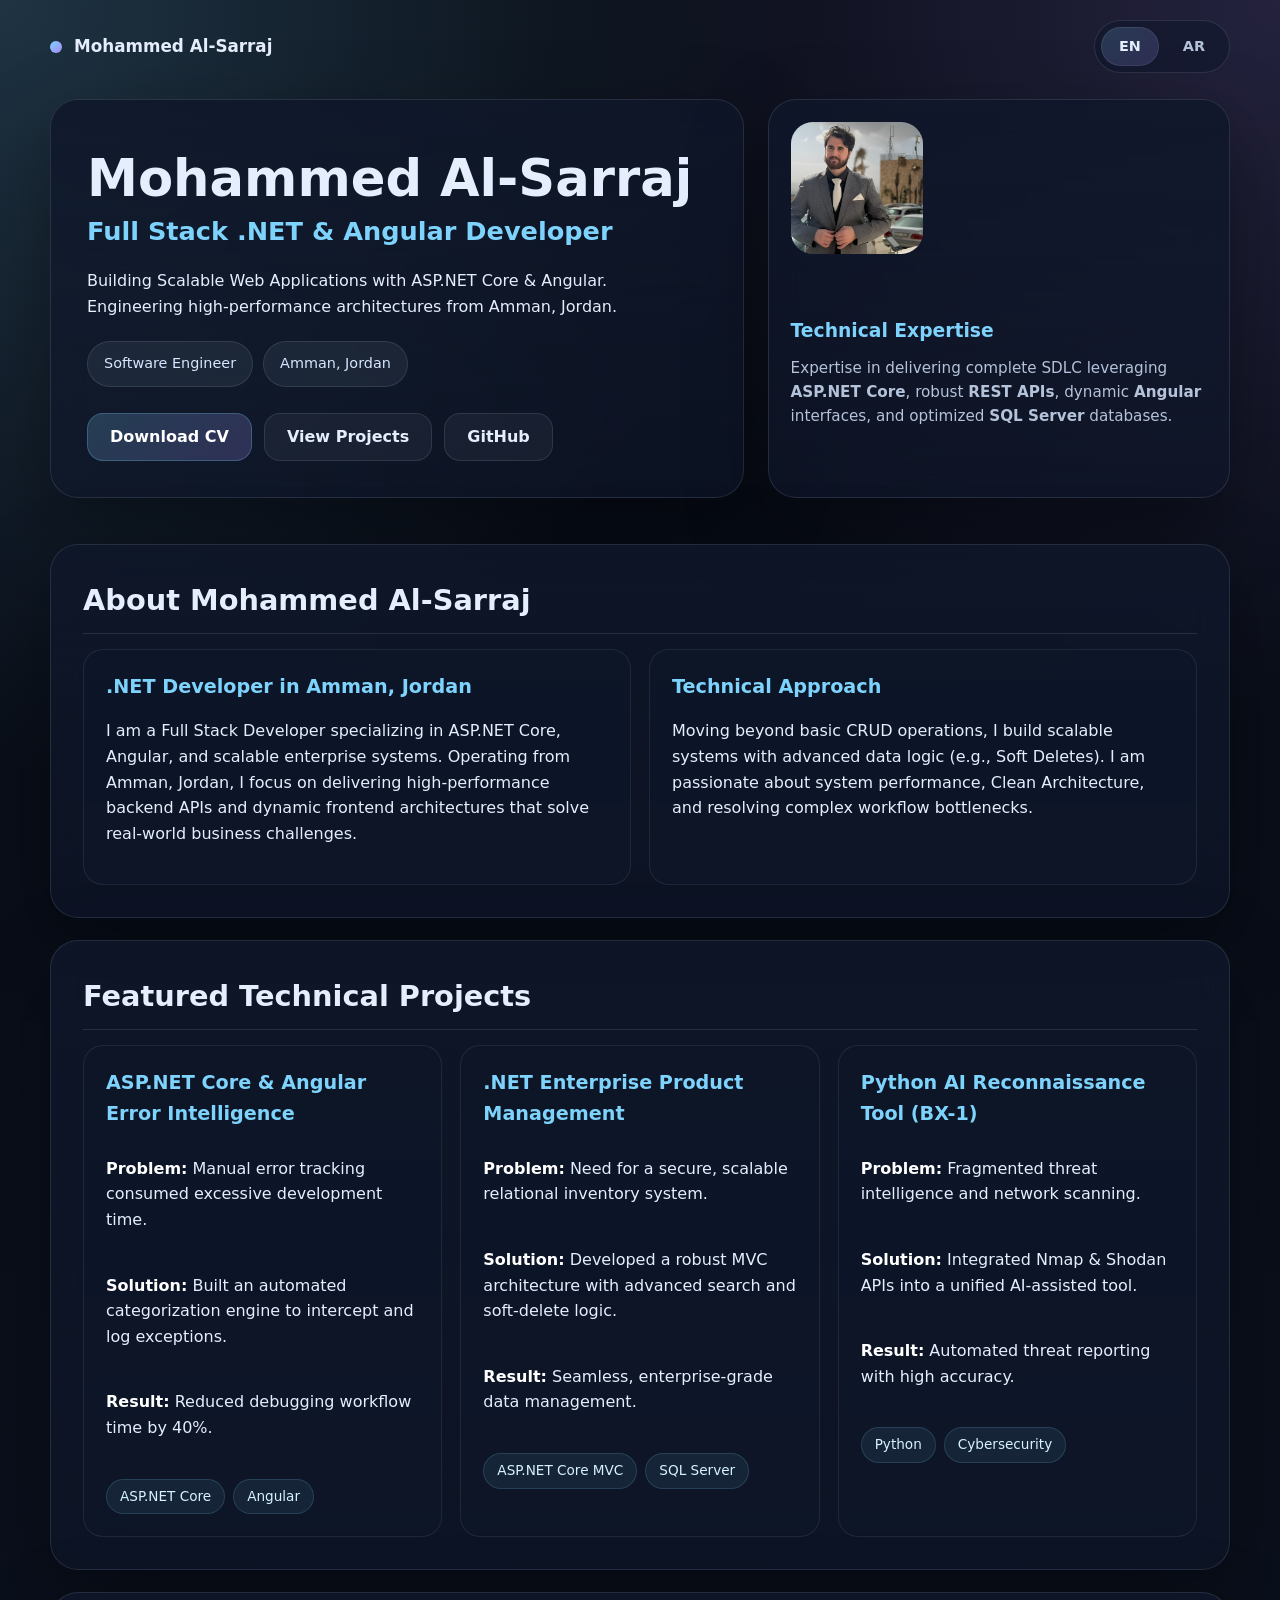
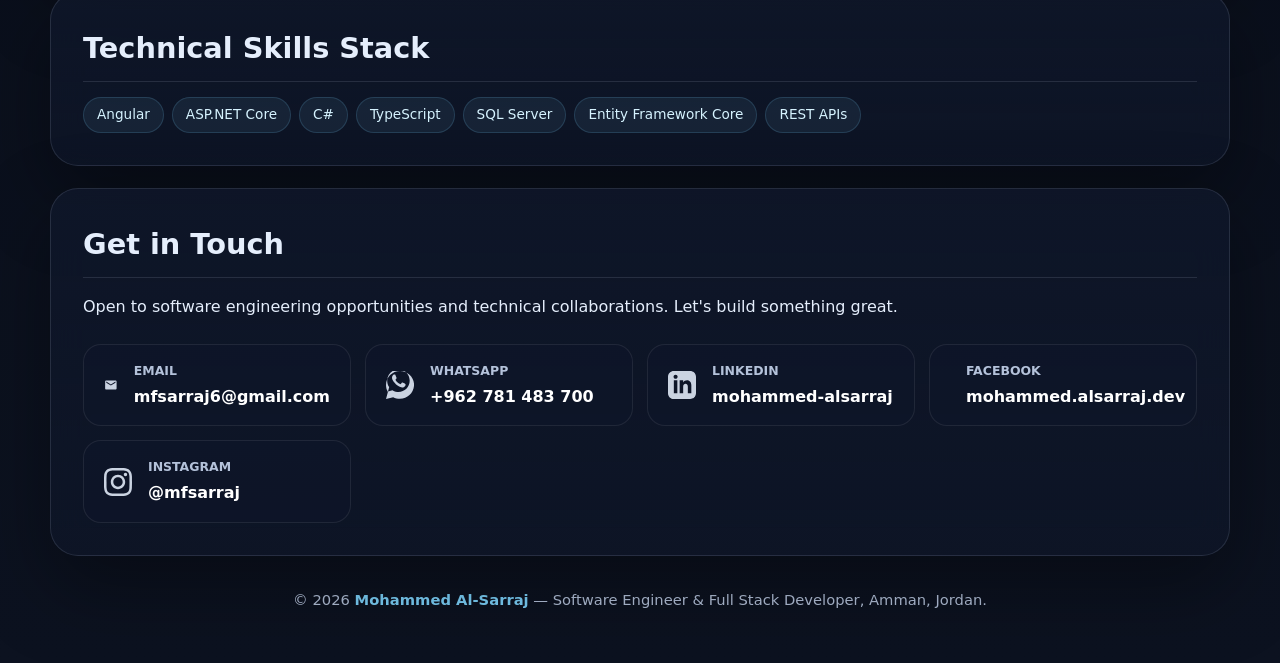
<file: index.html>
<!DOCTYPE html>
<html lang="en" dir="ltr">
<head>
  <meta charset="UTF-8" />
  <meta name="viewport" content="width=device-width, initial-scale=1.0" />
  <meta name="theme-color" content="#070b14" />
  <meta name="color-scheme" content="dark" />
  <meta name="google-site-verification" content="7J0qVDvL62lcWWUmglldxlF68mvy9K1O4aY7092B0WQ" />

  <title>Mohammed Al-Sarraj | Full Stack .NET & Angular Developer</title>
  <meta name="description" content="Mohammed Al-Sarraj is a Full Stack Developer in Amman, Jordan. Specializing in building scalable Web Applications with ASP.NET Core & Angular." />
  <meta name="author" content="Mohammed Al-Sarraj" />
  <meta name="robots" content="index, follow, max-image-preview:large, max-snippet:-1, max-video-preview:-1" />

  <link rel="stylesheet" href="css/styles.css" />

  <link rel="icon" type="image/png" sizes="32x32" href="favicon-32x32.png" />
  <link rel="apple-touch-icon" href="apple-touch-icon.png" />
  <link rel="sitemap" type="application/xml" title="Sitemap" href="/sitemap.xml" />

  <link rel="canonical" href="https://Mohammed-Sarraj.github.io/" />
  <link rel="alternate" hreflang="en" href="https://Mohammed-Sarraj.github.io/" />
  <link rel="alternate" hreflang="ar-JO" href="https://Mohammed-Sarraj.github.io/ar/" />
  <link rel="alternate" hreflang="x-default" href="https://Mohammed-Sarraj.github.io/" />

  <meta property="og:type" content="profile" />
  <meta property="og:title" content="Mohammed Al-Sarraj | Full Stack .NET & Angular Developer" />
  <meta property="og:description" content="Full Stack Developer specialized in building scalable Angular & .NET applications with performance-focused architecture. Based in Amman, Jordan." />
  <meta property="og:url" content="https://Mohammed-Sarraj.github.io/" />
  <meta property="og:image" content="https://Mohammed-Sarraj.github.io/og-image.jpg" />
  <meta property="og:image:width" content="1200" />
  <meta property="og:image:height" content="630" />
  <meta property="og:locale" content="en_US" />

  <script type="application/ld+json">
  [
  {
    "@context": "https://schema.org",
    "@type": "WebSite",
    "url": "https://Mohammed-Sarraj.github.io/",
    "name": "Mohammed Al-Sarraj Portfolio",
    "description": "Professional portfolio of Mohammed Al-Sarraj, Full Stack .NET & Angular Developer."
  },
  {
    "@context": "https://schema.org",
    "@type": "ProfilePage",
    "url": "https://Mohammed-Sarraj.github.io/",
    "name": "Mohammed Al-Sarraj — Software Engineer Portfolio",
    "mainEntity": {
      "@type": "Person",
      "name": "Mohammed Al-Sarraj",
      "jobTitle": "Full Stack .NET & Angular Developer",
      "description": "Software Engineer based in Amman, Jordan. Specializing in ASP.NET Core, Angular, and scalable enterprise systems.",
      "image": "https://Mohammed-Sarraj.github.io/profile.jpg",
      "sameAs": [
        "https://www.linkedin.com/in/mohammed-alsarraj",
        "https://github.com/Mohammed-Sarraj"
      ],
      "knowsAbout": ["Angular", "ASP.NET Core", "TypeScript", "SQL Server", "System Architecture"]
    }
  },
  {
    "@context": "https://schema.org",
    "@type": "SoftwareSourceCode",
    "name": "BX-1 Reconnaissance Tool",
    "programmingLanguage": ["Python"],
    "applicationCategory": "Security"
  },
  {
    "@context": "https://schema.org",
    "@type": "SoftwareSourceCode",
    "name": "Web Console Error Intelligence",
    "programmingLanguage": ["ASP.NET Core", "Angular", "TypeScript"],
    "applicationCategory": "DeveloperApplication"
  }
]
  </script>
</head>
<body>

  <div class="wrap">
    <header class="topbar">
      <div class="brand">
        <span class="dot"></span>
        <span>Mohammed Al-Sarraj</span>
      </div>
      <div class="lang-switch">
        <a href="#" class="active" aria-current="page">EN</a>
        <a href="ar/index.html" title="Switch to Arabic">AR</a>
      </div>
    </header>

    <main>
      <section class="hero">
        <article class="panel hero-main anim">
          <h1>Mohammed Al-Sarraj</h1>
          <h2 class="hero-sub">Full Stack .NET &amp; Angular Developer</h2>
          <p class="subtitle">
            Building Scalable Web Applications with ASP.NET Core &amp; Angular. Engineering high-performance architectures from Amman, Jordan.
          </p>
          
          <div class="meta-row">
            <span class="pill">Software Engineer</span>
            <span class="pill">Amman, Jordan</span>
          </div>
          
          <div class="actions">
            <a class="btn primary" href="Mohammed_AlSarraj_CV.pdf" target="_blank">Download CV</a>
            <a class="btn ghost" href="#projects">View Projects</a>
            <a class="btn ghost" href="https://github.com/Mohammed-Sarraj" target="_blank">GitHub</a>
          </div>
        </article>

        <aside class="panel hero-side anim" data-delay="1">
          <div class="avatar"><img src="profile.jpg" alt="Mohammed Al-Sarraj" /></div>
          <div>
            <h3 style="color: var(--accent); margin: 0 0 10px;">Technical Expertise</h3>
            <p style="font-size: 0.95rem; color: var(--muted); margin: 0;">
              Expertise in delivering complete SDLC leveraging <strong>ASP.NET Core</strong>, robust <strong>REST APIs</strong>, dynamic <strong>Angular</strong> interfaces, and optimized <strong>SQL Server</strong> databases.
            </p>
          </div>
        </aside>
      </section>

      <section class="panel section anim" id="about">
        <h2>About Mohammed Al-Sarraj</h2>
        <div class="grid-2">
          <div class="card anim" data-delay="1">
            <h3>.NET Developer in Amman, Jordan</h3>
            <p>I am a Full Stack Developer specializing in ASP.NET Core, Angular, and scalable enterprise systems. Operating from Amman, Jordan, I focus on delivering high-performance backend APIs and dynamic frontend architectures that solve real-world business challenges.</p>
          </div>
          <div class="card anim" data-delay="2">
            <h3>Technical Approach</h3>
            <p>Moving beyond basic CRUD operations, I build scalable systems with advanced data logic (e.g., Soft Deletes). I am passionate about system performance, Clean Architecture, and resolving complex workflow bottlenecks.</p>
          </div>
        </div>
      </section>

      <section class="panel section anim" id="projects">
        <h2>Featured Technical Projects</h2>
        <div class="grid-3">
          <article class="card anim" data-delay="1">
            <h3>ASP.NET Core &amp; Angular Error Intelligence</h3>
            <div class="project-deep">
              <p><strong>Problem:</strong> Manual error tracking consumed excessive development time.</p>
              <p><strong>Solution:</strong> Built an automated categorization engine to intercept and log exceptions.</p>
              <p><strong>Result:</strong> Reduced debugging workflow time by 40%.</p>
              <div class="tagrow">
                <span class="tag">ASP.NET Core</span> <span class="tag">Angular</span>
              </div>
            </div>
          </article>
          
          <article class="card anim" data-delay="2">
            <h3>.NET Enterprise Product Management</h3>
            <div class="project-deep">
              <p><strong>Problem:</strong> Need for a secure, scalable relational inventory system.</p>
              <p><strong>Solution:</strong> Developed a robust MVC architecture with advanced search and soft-delete logic.</p>
              <p><strong>Result:</strong> Seamless, enterprise-grade data management.</p>
              <div class="tagrow">
                <span class="tag">ASP.NET Core MVC</span> <span class="tag">SQL Server</span>
              </div>
            </div>
          </article>

          <article class="card anim" data-delay="3">
            <h3>Python AI Reconnaissance Tool (BX-1)</h3>
            <div class="project-deep">
              <p><strong>Problem:</strong> Fragmented threat intelligence and network scanning.</p>
              <p><strong>Solution:</strong> Integrated Nmap &amp; Shodan APIs into a unified AI-assisted tool.</p>
              <p><strong>Result:</strong> Automated threat reporting with high accuracy.</p>
              <div class="tagrow">
                <span class="tag">Python</span> <span class="tag">Cybersecurity</span>
              </div>
            </div>
          </article>
        </div>
      </section>

      <section class="panel section anim" id="skills">
        <h2>Technical Skills Stack</h2>
        <div class="tagrow" style="font-size: 1.1rem;">
          <span class="tag">Angular</span>
          <span class="tag">ASP.NET Core</span>
          <span class="tag">C#</span>
          <span class="tag">TypeScript</span>
          <span class="tag">SQL Server</span>
          <span class="tag">Entity Framework Core</span>
          <span class="tag">REST APIs</span>
        </div>
      </section>
      
      <section class="panel section anim" id="contact">
        <h2>Get in Touch</h2>
        <p class="lead">Open to software engineering opportunities and technical collaborations. Let's build something great.</p>
        <div class="contact-grid">
          <a href="mailto:mfsarraj6@gmail.com" class="social-link anim" data-delay="1">
            <svg viewBox="0 0 24 24"><path d="M20 4H4c-1.1 0-1.99.9-1.99 2L2 18c0 1.1.9 2 2 2h16c1.1 0 2-.9 2-2V6c0-1.1-.9-2-2-2zm0 4l-8 5-8-5V6l8 5 8-5v2z"/></svg>
            <div class="details"><span class="label">Email</span><span class="value">mfsarraj6@gmail.com</span></div>
          </a>
          <a href="https://wa.me/962781483700" target="_blank" class="social-link anim" data-delay="2">
            <svg viewBox="0 0 24 24"><path d="M12.031 0C5.385 0 .012 5.373.012 12.019c0 2.128.552 4.195 1.6 6.01L.027 24l6.115-1.603c1.744.962 3.716 1.468 5.889 1.468 6.646 0 12.02-5.373 12.02-12.019C24.05 5.373 18.677 0 12.031 0zm-1.127 18.06c-1.782-.008-3.528-.475-5.048-1.353l-.361-.214-3.753.984.998-3.661-.235-.374c-.966-1.538-1.478-3.327-1.478-5.183 0-5.313 4.323-9.636 9.636-9.636 5.312 0 9.635 4.323 9.635 9.636 0 5.312-4.323 9.635-9.635 9.635zm5.289-7.221c-.29-.145-1.716-.847-1.982-.944-.265-.096-.459-.145-.652.145-.193.29-.75.944-.919 1.138-.17.193-.338.217-.628.072-1.666-.837-3.08-2.316-3.83-3.612-.113-.197-.01-.301.135-.445.13-.13.29-.338.435-.508.145-.17.193-.29.29-.483.096-.193.048-.362 0-.508-.048-.145-.652-1.571-.894-2.152-.236-.563-.475-.487-.652-.496h-.556c-.193 0-.508.072-.774.362-.265.29-1.015.992-1.015 2.418 0 1.427 1.04 2.806 1.185 2.999.145.193 2.045 3.123 4.954 4.381 1.761.76 2.492.936 3.327.882.686-.044 1.716-.701 1.958-1.378.242-.677.242-1.258.17-1.378-.073-.121-.266-.193-.556-.338z"/></svg>
            <div class="details"><span class="label">WhatsApp</span><span class="value">+962 781 483 700</span></div>
          </a>
          <a href="https://www.linkedin.com/in/mohammed-alsarraj" target="_blank" class="social-link anim" data-delay="3">
            <svg viewBox="0 0 24 24"><path d="M19 0h-14c-2.761 0-5 2.239-5 5v14c0 2.761 2.239 5 5 5h14c2.762 0 5-2.239 5-5v-14c0-2.761-2.238-5-5-5zm-11 19h-3v-11h3v11zm-1.5-12.268c-.966 0-1.75-.79-1.75-1.764s.784-1.764 1.75-1.764 1.75.79 1.75 1.764-.783 1.764-1.75 1.764zm13.5 12.268h-3v-5.604c0-3.368-4-3.113-4 0v5.604h-3v-11h3v1.765c1.396-2.586 7-2.777 7 2.476v6.759z"/></svg>
            <div class="details"><span class="label">LinkedIn</span><span class="value">mohammed-alsarraj</span></div>
          </a>
          <a href="https://www.facebook.com/mohammed.alsarraj.dev" target="_blank" rel="noopener noreferrer" class="social-link anim" data-delay="4">
            <svg viewBox="0 0 24 24"><path d="M22.675 0h-21.35c-.732 0-1.325.593-1.325 1.325v21.351c0 .731.593 1.324 1.325 1.324h11.495v-9.294h-3.128v-3.622h3.128v-2.671c0-3.1 1.893-4.788 4.659-4.788 1.325 0 2.463.099 2.795.143v3.24l-1.918.001c-1.504 0-1.795.715-1.795 1.763v2.313h3.587l-.467 3.622h-3.12v9.293h6.116c.73 0 1.323-.593 1.323-1.325v-21.35c0-.732-.593-1.325-1.325-1.325z"/></svg>
            <div class="details"><span class="label">Facebook</span><span class="value">mohammed.alsarraj.dev</span></div>
          </a>
          <a href="https://www.instagram.com/mfsarraj" target="_blank" rel="noopener noreferrer" class="social-link anim" data-delay="5">
            <svg viewBox="0 0 24 24"><path d="M12 2.163c3.204 0 3.584.012 4.85.07 3.252.148 4.771 1.691 4.919 4.919.058 1.265.069 1.645.069 4.849 0 3.205-.012 3.584-.069 4.849-.149 3.225-1.664 4.771-4.919 4.919-1.266.058-1.644.07-4.85.07-3.204 0-3.584-.012-4.849-.07-3.26-.149-4.771-1.699-4.919-4.92-.058-1.265-.07-1.644-.07-4.849 0-3.204.013-3.583.07-4.849.149-3.227 1.664-4.771 4.919-4.919 1.266-.057 1.645-.069 4.849-.07zm0-2.163c-3.259 0-3.667.014-4.947.072-4.358.2-6.78 2.618-6.98 6.98-.059 1.281-.073 1.689-.073 4.948 0 3.259.014 3.668.072 4.948.2 4.358 2.618 6.78 6.98 6.98 1.281.058 1.689.072 4.948.072 3.259 0 3.668-.014 4.948-.072 4.354-.2 6.782-2.618 6.979-6.98.059-1.28.073-1.689.073-4.948 0-3.259-.014-3.667-.072-4.947-.196-4.354-2.617-6.78-6.979-6.98-1.281-.059-1.69-.073-4.949-.073zm0 5.838c-3.403 0-6.162 2.759-6.162 6.162s2.759 6.163 6.162 6.163 6.162-2.759 6.162-6.163c0-3.403-2.759-6.162-6.162-6.162zm0 10.162c-2.209 0-4-1.79-4-4 0-2.209 1.791-4 4-4s4 1.791 4 4c0 2.21-1.791 4-4 4zm6.406-11.845c-.796 0-1.441.645-1.441 1.44s.645 1.44 1.441 1.44c.795 0 1.439-.645 1.439-1.44s-.644-1.44-1.439-1.44z"/></svg>
            <div class="details"><span class="label">Instagram</span><span class="value">@mfsarraj</span></div>
          </a>
        </div>
      </section>

    </main>

    <footer class="footer">
      <div>
        &copy; 2026 <a href="https://Mohammed-Sarraj.github.io/">Mohammed Al-Sarraj</a>
        &mdash; Software Engineer &amp; Full Stack Developer, Amman, Jordan.
      </div>
    </footer>
  </div>

  <script src="js/script.js" defer></script>
</body>
</html>
</file>
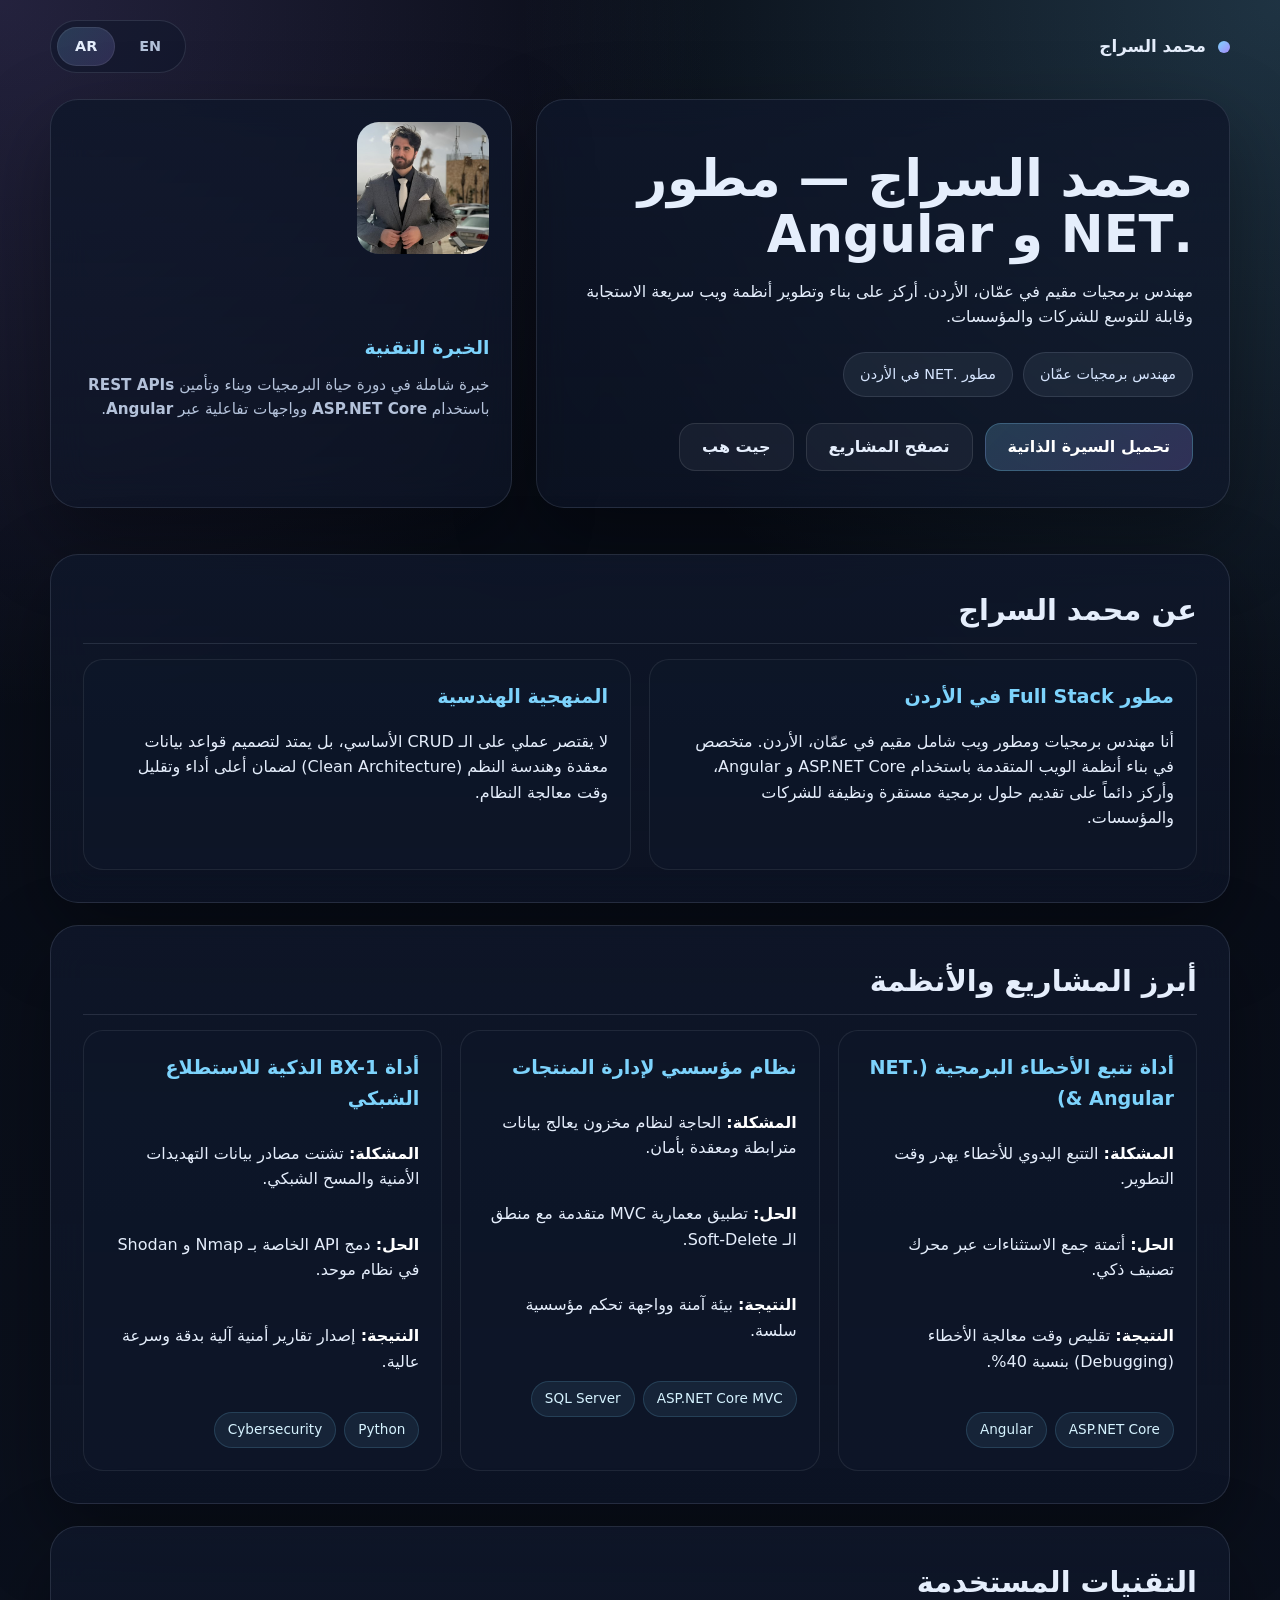
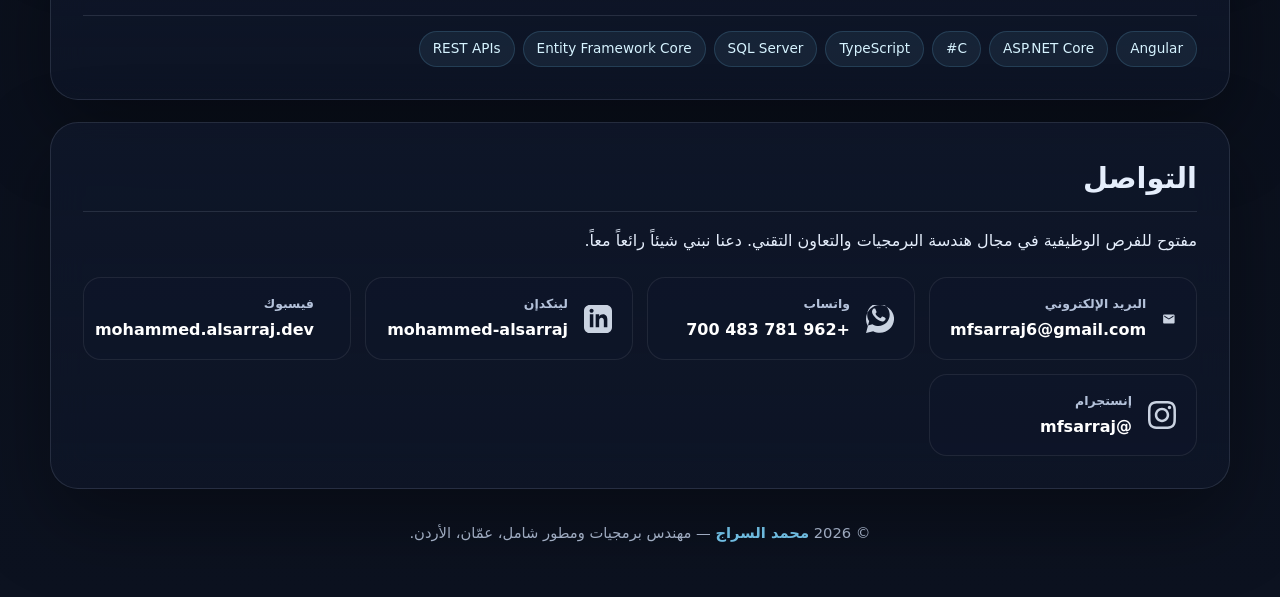
<file: ar/index.html>
<!DOCTYPE html>
<html lang="ar" dir="rtl">
<head>
  <meta charset="UTF-8" />
  <meta name="viewport" content="width=device-width, initial-scale=1.0" />
  <meta name="theme-color" content="#070b14" />
  <meta name="color-scheme" content="dark" />
  
  <title>محمد السراج | مطور .NET و Angular</title>
  <meta name="description" content="محمد السراج، مطور .NET و Angular في عمّان. متخصص في بناء تطبيقات ويب قابلة للتوسع باستخدام ASP.NET Core و Angular." />

  <link rel="stylesheet" href="../css/styles.css" />
  <link rel="icon" type="image/png" sizes="32x32" href="../favicon-32x32.png" />
  <link rel="apple-touch-icon" href="../apple-touch-icon.png" />

  <link rel="canonical" href="https://Mohammed-Sarraj.github.io/ar/" />
  <link rel="alternate" hreflang="ar-JO" href="https://Mohammed-Sarraj.github.io/ar/" />
  <link rel="alternate" hreflang="en" href="https://Mohammed-Sarraj.github.io/" />
  <link rel="alternate" hreflang="x-default" href="https://Mohammed-Sarraj.github.io/" />

  <meta property="og:type" content="profile" />
  <meta property="og:title" content=" | مطور ويب شامل الأردن" />
  <meta property="og:description" content="مهندس برمجيات عمّان - مطور Full Stack متخصص في أنظمة .NET و Angular." />
  <meta property="og:url" content="https://Mohammed-Sarraj.github.io/ar/" />
  <meta property="og:image" content="https://Mohammed-Sarraj.github.io/og-image.jpg" />
  <meta property="og:image:width" content="1200" />
  <meta property="og:image:height" content="630" />
  <meta property="og:locale" content="ar_JO" />

  <script type="application/ld+json">
 [
  {
    "@context": "https://schema.org",
    "@type": "WebSite",
    "url": "https://Mohammed-Sarraj.github.io/ar/",
    "name": "",
    "description": "السيرة الذاتية لمهندس البرمجيات ."
  },
  {
    "@context": "https://schema.org",
    "@type": "ProfilePage",
    "url": "https://Mohammed-Sarraj.github.io/ar/",
    "name": " — مهندس برمجيات",
    "mainEntity": {
      "@type": "Person",
      "name": "",
      "jobTitle": "مطور Full Stack",
      "description": "مطور ويب شامل باستخدام .NET و Angular مقيم في عمّان، الأردن.",
      "image": "https://Mohammed-Sarraj.github.io/profile.jpg",
      "sameAs": [
        "https://www.linkedin.com/in/mohammed-alsarraj",
        "https://github.com/Mohammed-Sarraj"
      ]
    }
  }
]
  </script>
</head>
<body>

  <div class="wrap">
    <header class="topbar">
      <div class="brand">
        <span class="dot"></span>
        <span>محمد السراج</span>
      </div>
      <div class="lang-switch">
        <a href="../index.html" title="Switch to English">EN</a>
        <a href="#" class="active" aria-current="page">AR</a>
      </div>
    </header>

    <main>
      <section class="hero">
        <article class="panel hero-main anim">
          <h1>محمد السراج <span>— مطور .NET و Angular</span></h1>
          <p class="subtitle">
            مهندس برمجيات مقيم في عمّان، الأردن. أركز على بناء وتطوير أنظمة ويب سريعة الاستجابة وقابلة للتوسع للشركات والمؤسسات.
          </p>
          
          <div class="meta-row">
            <span class="pill">مهندس برمجيات عمّان</span>
            <span class="pill">مطور .NET في الأردن</span>
          </div>
          
          <div class="actions">
            <a class="btn primary" href="../Mohammed_AlSarraj_CV.pdf" target="_blank">تحميل السيرة الذاتية</a>
            <a class="btn ghost" href="#projects">تصفح المشاريع</a>
            <a class="btn ghost" href="https://github.com/Mohammed-Sarraj" target="_blank">جيت هب</a>
          </div>
        </article>

        <aside class="panel hero-side anim" data-delay="1">
          <div class="avatar"><img src="../profile.jpg" alt="محمد السراج" /></div>
          <div>
            <h3 style="color: var(--accent); margin: 0 0 10px;">الخبرة التقنية</h3>
            <p style="font-size: 0.95rem; color: var(--muted); margin: 0;">
              خبرة شاملة في دورة حياة البرمجيات وبناء وتأمين <strong>REST APIs</strong> باستخدام <strong>ASP.NET Core</strong> وواجهات تفاعلية عبر <strong>Angular</strong>.
            </p>
          </div>
        </aside>
      </section>

      <section class="panel section anim" id="about">
        <h2>عن محمد السراج</h2>
        <div class="grid-2">
          <div class="card anim" data-delay="1">
            <h3>مطور Full Stack في الأردن</h3>
            <p>أنا مهندس برمجيات ومطور ويب شامل مقيم في عمّان، الأردن. متخصص في بناء أنظمة الويب المتقدمة باستخدام ASP.NET Core و Angular، وأركز دائماً على تقديم حلول برمجية مستقرة ونظيفة للشركات والمؤسسات.</p>
          </div>
          <div class="card anim" data-delay="2">
            <h3>المنهجية الهندسية</h3>
            <p>لا يقتصر عملي على الـ CRUD الأساسي، بل يمتد لتصميم قواعد بيانات معقدة وهندسة النظم (Clean Architecture) لضمان أعلى أداء وتقليل وقت معالجة النظام.</p>
          </div>
        </div>
      </section>

      <section class="panel section anim" id="projects">
        <h2>أبرز المشاريع والأنظمة</h2>
        <div class="grid-3">
          <article class="card anim" data-delay="1">
            <h3>أداة تتبع الأخطاء البرمجية (.NET & Angular)</h3>
            <div class="project-deep">
              <p><strong>المشكلة:</strong> التتبع اليدوي للأخطاء يهدر وقت التطوير.</p>
              <p><strong>الحل:</strong> أتمتة جمع الاستثناءات عبر محرك تصنيف ذكي.</p>
              <p><strong>النتيجة:</strong> تقليص وقت معالجة الأخطاء (Debugging) بنسبة 40%.</p>
              <div class="tagrow">
                <span class="tag">ASP.NET Core</span> <span class="tag">Angular</span>
              </div>
            </div>
          </article>
          
          <article class="card anim" data-delay="2">
            <h3>نظام مؤسسي لإدارة المنتجات</h3>
            <div class="project-deep">
              <p><strong>المشكلة:</strong> الحاجة لنظام مخزون يعالج بيانات مترابطة ومعقدة بأمان.</p>
              <p><strong>الحل:</strong> تطبيق معمارية MVC متقدمة مع منطق الـ Soft-Delete.</p>
              <p><strong>النتيجة:</strong> بيئة آمنة وواجهة تحكم مؤسسية سلسة.</p>
              <div class="tagrow">
                <span class="tag">ASP.NET Core MVC</span> <span class="tag">SQL Server</span>
              </div>
            </div>
          </article>

          <article class="card anim" data-delay="3">
            <h3>أداة BX-1 الذكية للاستطلاع الشبكي</h3>
            <div class="project-deep">
              <p><strong>المشكلة:</strong> تشتت مصادر بيانات التهديدات الأمنية والمسح الشبكي.</p>
              <p><strong>الحل:</strong> دمج API الخاصة بـ Nmap و Shodan في نظام موحد.</p>
              <p><strong>النتيجة:</strong> إصدار تقارير أمنية آلية بدقة وسرعة عالية.</p>
              <div class="tagrow">
                <span class="tag">Python</span> <span class="tag">Cybersecurity</span>
              </div>
            </div>
          </article>
        </div>
      </section>

      <section class="panel section anim" id="skills">
        <h2>التقنيات المستخدمة</h2>
        <div class="tagrow" style="font-size: 1.1rem;">
          <span class="tag">Angular</span>
          <span class="tag">ASP.NET Core</span>
          <span class="tag">C#</span>
          <span class="tag">TypeScript</span>
          <span class="tag">SQL Server</span>
          <span class="tag">Entity Framework Core</span>
          <span class="tag">REST APIs</span>
        </div>
      </section>
      
      <section class="panel section anim" id="contact">
        <h2>التواصل</h2>
        <p class="lead">مفتوح للفرص الوظيفية في مجال هندسة البرمجيات والتعاون التقني. دعنا نبني شيئاً رائعاً معاً.</p>
        <div class="contact-grid">
          <a href="mailto:mfsarraj6@gmail.com" class="social-link anim" data-delay="1">
            <svg viewBox="0 0 24 24"><path d="M20 4H4c-1.1 0-1.99.9-1.99 2L2 18c0 1.1.9 2 2 2h16c1.1 0 2-.9 2-2V6c0-1.1-.9-2-2-2zm0 4l-8 5-8-5V6l8 5 8-5v2z"/></svg>
            <div class="details"><span class="label">البريد الإلكتروني</span><span class="value">mfsarraj6@gmail.com</span></div>
          </a>
          <a href="https://wa.me/962781483700" target="_blank" rel="noopener noreferrer" class="social-link anim" data-delay="2">
            <svg viewBox="0 0 24 24"><path d="M12.031 0C5.385 0 .012 5.373.012 12.019c0 2.128.552 4.195 1.6 6.01L.027 24l6.115-1.603c1.744.962 3.716 1.468 5.889 1.468 6.646 0 12.02-5.373 12.02-12.019C24.05 5.373 18.677 0 12.031 0zm-1.127 18.06c-1.782-.008-3.528-.475-5.048-1.353l-.361-.214-3.753.984.998-3.661-.235-.374c-.966-1.538-1.478-3.327-1.478-5.183 0-5.313 4.323-9.636 9.636-9.636 5.312 0 9.635 4.323 9.635 9.636 0 5.312-4.323 9.635-9.635 9.635zm5.289-7.221c-.29-.145-1.716-.847-1.982-.944-.265-.096-.459-.145-.652.145-.193.29-.75.944-.919 1.138-.17.193-.338.217-.628.072-1.666-.837-3.08-2.316-3.83-3.612-.113-.197-.01-.301.135-.445.13-.13.29-.338.435-.508.145-.17.193-.29.29-.483.096-.193.048-.362 0-.508-.048-.145-.652-1.571-.894-2.152-.236-.563-.475-.487-.652-.496h-.556c-.193 0-.508.072-.774.362-.265.29-1.015.992-1.015 2.418 0 1.427 1.04 2.806 1.185 2.999.145.193 2.045 3.123 4.954 4.381 1.761.76 2.492.936 3.327.882.686-.044 1.716-.701 1.958-1.378.242-.677.242-1.258.17-1.378-.073-.121-.266-.193-.556-.338z"/></svg>
            <div class="details"><span class="label">واتساب</span><span class="value">+962 781 483 700</span></div>
          </a>
          <a href="https://www.linkedin.com/in/mohammed-alsarraj" target="_blank" rel="noopener noreferrer" class="social-link anim" data-delay="3">
            <svg viewBox="0 0 24 24"><path d="M19 0h-14c-2.761 0-5 2.239-5 5v14c0 2.761 2.239 5 5 5h14c2.762 0 5-2.239 5-5v-14c0-2.761-2.238-5-5-5zm-11 19h-3v-11h3v11zm-1.5-12.268c-.966 0-1.75-.79-1.75-1.764s.784-1.764 1.75-1.764 1.75.79 1.75 1.764-.783 1.764-1.75 1.764zm13.5 12.268h-3v-5.604c0-3.368-4-3.113-4 0v5.604h-3v-11h3v1.765c1.396-2.586 7-2.777 7 2.476v6.759z"/></svg>
            <div class="details"><span class="label">لينكدإن</span><span class="value">mohammed-alsarraj</span></div>
          </a>
          <a href="https://www.facebook.com/mohammed.alsarraj.dev" target="_blank" rel="noopener noreferrer" class="social-link anim" data-delay="4">
            <svg viewBox="0 0 24 24"><path d="M22.675 0h-21.35c-.732 0-1.325.593-1.325 1.325v21.351c0 .731.593 1.324 1.325 1.324h11.495v-9.294h-3.128v-3.622h3.128v-2.671c0-3.1 1.893-4.788 4.659-4.788 1.325 0 2.463.099 2.795.143v3.24l-1.918.001c-1.504 0-1.795.715-1.795 1.763v2.313h3.587l-.467 3.622h-3.12v9.293h6.116c.73 0 1.323-.593 1.323-1.325v-21.35c0-.732-.593-1.325-1.325-1.325z"/></svg>
            <div class="details"><span class="label">فيسبوك</span><span class="value">mohammed.alsarraj.dev</span></div>
          </a>
          <a href="https://www.instagram.com/mfsarraj" target="_blank" rel="noopener noreferrer" class="social-link anim" data-delay="5">
            <svg viewBox="0 0 24 24"><path d="M12 2.163c3.204 0 3.584.012 4.85.07 3.252.148 4.771 1.691 4.919 4.919.058 1.265.069 1.645.069 4.849 0 3.205-.012 3.584-.069 4.849-.149 3.225-1.664 4.771-4.919 4.919-1.266.058-1.644.07-4.85.07-3.204 0-3.584-.012-4.849-.07-3.26-.149-4.771-1.699-4.919-4.92-.058-1.265-.07-1.644-.07-4.849 0-3.204.013-3.583.07-4.849.149-3.227 1.664-4.771 4.919-4.919 1.266-.057 1.645-.069 4.849-.07zm0-2.163c-3.259 0-3.667.014-4.947.072-4.358.2-6.78 2.618-6.98 6.98-.059 1.281-.073 1.689-.073 4.948 0 3.259.014 3.668.072 4.948.2 4.358 2.618 6.78 6.98 6.98 1.281.058 1.689.072 4.948.072 3.259 0 3.668-.014 4.948-.072 4.354-.2 6.782-2.618 6.979-6.98.059-1.28.073-1.689.073-4.948 0-3.259-.014-3.667-.072-4.947-.196-4.354-2.617-6.78-6.979-6.98-1.281-.059-1.69-.073-4.949-.073zm0 5.838c-3.403 0-6.162 2.759-6.162 6.162s2.759 6.163 6.162 6.163 6.162-2.759 6.162-6.163c0-3.403-2.759-6.162-6.162-6.162zm0 10.162c-2.209 0-4-1.79-4-4 0-2.209 1.791-4 4-4s4 1.791 4 4c0 2.21-1.791 4-4 4zm6.406-11.845c-.796 0-1.441.645-1.441 1.44s.645 1.44 1.441 1.44c.795 0 1.439-.645 1.439-1.44s-.644-1.44-1.439-1.44z"/></svg>
            <div class="details"><span class="label">إنستجرام</span><span class="value">@mfsarraj</span></div>
          </a>
        </div>
      </section>

    </main>

    <footer class="footer">
      <div>
        &copy; 2026 <a href="https://Mohammed-Sarraj.github.io/ar/">محمد السراج</a>
        &mdash; مهندس برمجيات ومطور شامل، عمّان، الأردن.
      </div>
    </footer>
  </div>

  <script src="../js/script.js" defer></script>
</body>
</html>
</file>
<file: css/styles.css>
/* ============================================================
   DESIGN TOKENS
============================================================ */
:root {
  --bg: #070b14; --bg2: #0c1220; --card: rgba(15,23,42,0.86);
  --text: #e5eefc; --muted: #b4c2da; --line: rgba(148,163,184,0.18);
  --accent: #7dd3fc; --accent2: #a78bfa; --success: #34d399;
  --shadow: 0 30px 80px rgba(0,0,0,0.35); --radius: 28px; --max: 1180px;
  --transition: 0.25s ease;
}

/* ============================================================
   RESET & BASE
============================================================ */
*, *::before, *::after { box-sizing: border-box; }
html { scroll-behavior: smooth; }
body {
  margin: 0; font-family: system-ui, -apple-system, sans-serif;
  background: radial-gradient(circle at top left, rgba(125,211,252,0.20), transparent 30%),
              radial-gradient(circle at top right, rgba(167,139,250,0.18), transparent 28%),
              linear-gradient(180deg, var(--bg), var(--bg2));
  color: var(--text); min-height: 100vh; overflow-x: hidden; line-height: 1.6;
}

/* التوافق مع اللغة العربية (RTL) للـ Background */
[dir="rtl"] body {
  background: radial-gradient(circle at top right, rgba(125,211,252,0.20), transparent 30%),
              radial-gradient(circle at top left, rgba(167,139,250,0.18), transparent 28%),
              linear-gradient(180deg, var(--bg), var(--bg2));
}

a { color: inherit; text-decoration: none; }
img { max-width: 100%; display: block; }

/* ============================================================
   LAYOUT & COMPONENTS
============================================================ */
.wrap { width: min(var(--max), calc(100% - 32px)); margin: 0 auto; position: relative; z-index: 1; }
.topbar { display: flex; justify-content: space-between; align-items: center; padding: 20px 0 8px; gap: 16px; }
.brand { display: flex; align-items: center; gap: 12px; font-weight: 700; font-size: 1.05rem; }
.dot { width: 12px; height: 12px; border-radius: 50%; background: linear-gradient(135deg, var(--accent), var(--accent2)); }

.lang-switch { display: inline-flex; gap: 6px; padding: 6px; border: 1px solid var(--line); border-radius: 999px; background: rgba(15,23,42,0.55); }
.lang-switch a { padding: 8px 18px; border-radius: 999px; color: var(--muted); font-weight: 700; font-size: 0.9rem; transition: var(--transition); }
.lang-switch a.active { background: linear-gradient(135deg, rgba(125,211,252,0.18), rgba(167,139,250,0.18)); color: var(--text); box-shadow: inset 0 0 0 1px rgba(255,255,255,0.08); }

.hero { display: grid; grid-template-columns: 1.2fr 0.8fr; gap: 24px; padding: 18px 0 24px; }
.panel { background: linear-gradient(180deg, rgba(15,23,42,0.86), rgba(15,23,42,0.62)); border: 1px solid var(--line); border-radius: var(--radius); box-shadow: var(--shadow); backdrop-filter: blur(18px); }
.hero-main { padding: 36px; }

h1 { margin: 14px 0 5px; font-size: clamp(2.4rem, 4vw, 3.8rem); font-weight: 900; line-height: 1.1; }
h2.hero-sub { font-size: clamp(1.2rem, 2vw, 1.6rem); color: var(--accent); margin: 0 0 15px; font-weight: 600; }

.meta-row { display: flex; flex-wrap: wrap; gap: 10px; margin: 22px 0 0; }
.pill { display: inline-flex; padding: 10px 16px; border-radius: 999px; background: rgba(148,163,184,0.10); border: 1px solid var(--line); color: #d7e6ff; font-size: 0.9rem; font-weight: 500; }

.actions { display: flex; flex-wrap: wrap; gap: 12px; margin-top: 26px; }
.btn { display: inline-flex; align-items: center; gap: 10px; padding: 0 22px; height: 48px; border-radius: 16px; border: 1px solid rgba(255,255,255,0.10); font-weight: 700; cursor: pointer; transition: var(--transition); }
.btn.primary { background: linear-gradient(135deg, rgba(125,211,252,0.20), rgba(167,139,250,0.22)); border-color: rgba(125,211,252,0.25); color: #fff; }
.btn.ghost { background: rgba(148,163,184,0.08); }
.btn:hover { transform: translateY(-2px); }

.hero-side { padding: 22px; display: grid; gap: 16px; }
.avatar { width: min(132px, 30vw); aspect-ratio: 1; border-radius: 22px; overflow: hidden; background: linear-gradient(135deg, rgba(125,211,252,0.18), rgba(167,139,250,0.18)); display: grid; place-items: center; }
.avatar img { width: 100%; height: 100%; object-fit: cover; transform: scale(1.8); }

.section { margin-top: 22px; padding: 32px; }
.section h2 { margin: 0 0 15px; font-size: 1.8rem; font-weight: 800; border-bottom: 1px solid var(--line); padding-bottom: 10px; }
.grid-2 { display: grid; grid-template-columns: repeat(2, 1fr); gap: 18px; }
.grid-3 { display: grid; grid-template-columns: repeat(3, 1fr); gap: 18px; }

.card { padding: 22px; border-radius: 20px; background: rgba(15,23,42,0.65); border: 1px solid rgba(255,255,255,0.08); }
.card h3 { margin: 0 0 10px; font-size: 1.2rem; color: var(--accent); }

.project-deep { display: flex; flex-direction: column; gap: 8px; }
.project-deep strong { color: #fff; }
.project-deep a.github-link { color: var(--accent); text-decoration: underline; font-size: 0.9rem; margin-top: 10px; display: inline-block; }

.tagrow { display: flex; flex-wrap: wrap; gap: 8px; margin-top: 14px; }
.tag { display: inline-flex; padding: 6px 13px; border-radius: 999px; background: rgba(125,211,252,0.08); border: 1px solid rgba(125,211,252,0.16); color: #d6f3ff; font-size: 0.85rem; font-weight: 500; }

.contact-grid { display: grid; grid-template-columns: repeat(auto-fit, minmax(220px, 1fr)); gap: 14px; margin-top: 24px; }
.social-link { display: flex; align-items: center; gap: 16px; padding: 16px 20px; border-radius: 18px; background: rgba(15,23,42,0.55); border: 1px solid rgba(255,255,255,0.08); font-weight: 600; transition: var(--transition); min-height: 72px; }
.social-link:hover { transform: translateY(-4px); background: rgba(125,211,252,0.10); border-color: rgba(125,211,252,0.28); box-shadow: 0 12px 36px rgba(0,0,0,0.22); }
.social-link svg { width: 28px; height: 28px; fill: currentColor; opacity: 0.88; }
.social-link .details { display: flex; flex-direction: column; gap: 3px; }
.social-link .details .label { font-size: 0.78rem; color: var(--muted); text-transform: uppercase; }
.social-link .details .value { font-size: 1rem; font-weight: 700; color: #fff; }

.footer { padding: 32px 0 52px; text-align: center; color: var(--muted); font-size: 0.92rem; }
.footer a { color: var(--accent); font-weight: bold; }

/* ============================================================
   RTL OVERRIDES (يتم تطبيقها تلقائياً عند قراءة lang="ar")
============================================================ */
[dir="rtl"] .actions, [dir="rtl"] .meta-row, [dir="rtl"] .tagrow, [dir="rtl"] .topbar { direction: rtl; }
[dir="rtl"] .grid-2, [dir="rtl"] .grid-3, [dir="rtl"] .contact-grid { direction: rtl; }

/* ============================================================
   SCROLL ANIMATIONS (JS Intersection Observer)
============================================================ */
.anim { opacity: 0; transform: translateY(24px); transition: opacity 0.55s ease, transform 0.55s ease; }
.anim.visible { opacity: 1; transform: translateY(0); }
.anim[data-delay="1"] { transition-delay: 0.06s; }
.anim[data-delay="2"] { transition-delay: 0.12s; }
.anim[data-delay="3"] { transition-delay: 0.18s; }

/* ============================================================
   RESPONSIVE DESIGN
============================================================ */
@media (max-width: 980px) {
  .hero, .grid-2, .grid-3 { grid-template-columns: 1fr; }
  .hero-main { padding: 26px; }
  .hero-side { padding: 18px; }
  .section { padding: 24px; }
}
@media (max-width: 640px) {
  .wrap { width: min(var(--max), calc(100% - 20px)); }
  .topbar { flex-direction: column; gap: 12px; }
  h1 { line-height: 1.02; }
  .contact-grid { grid-template-columns: 1fr; }
  .btn { width: 100%; justify-content: center; }
}
</file>
